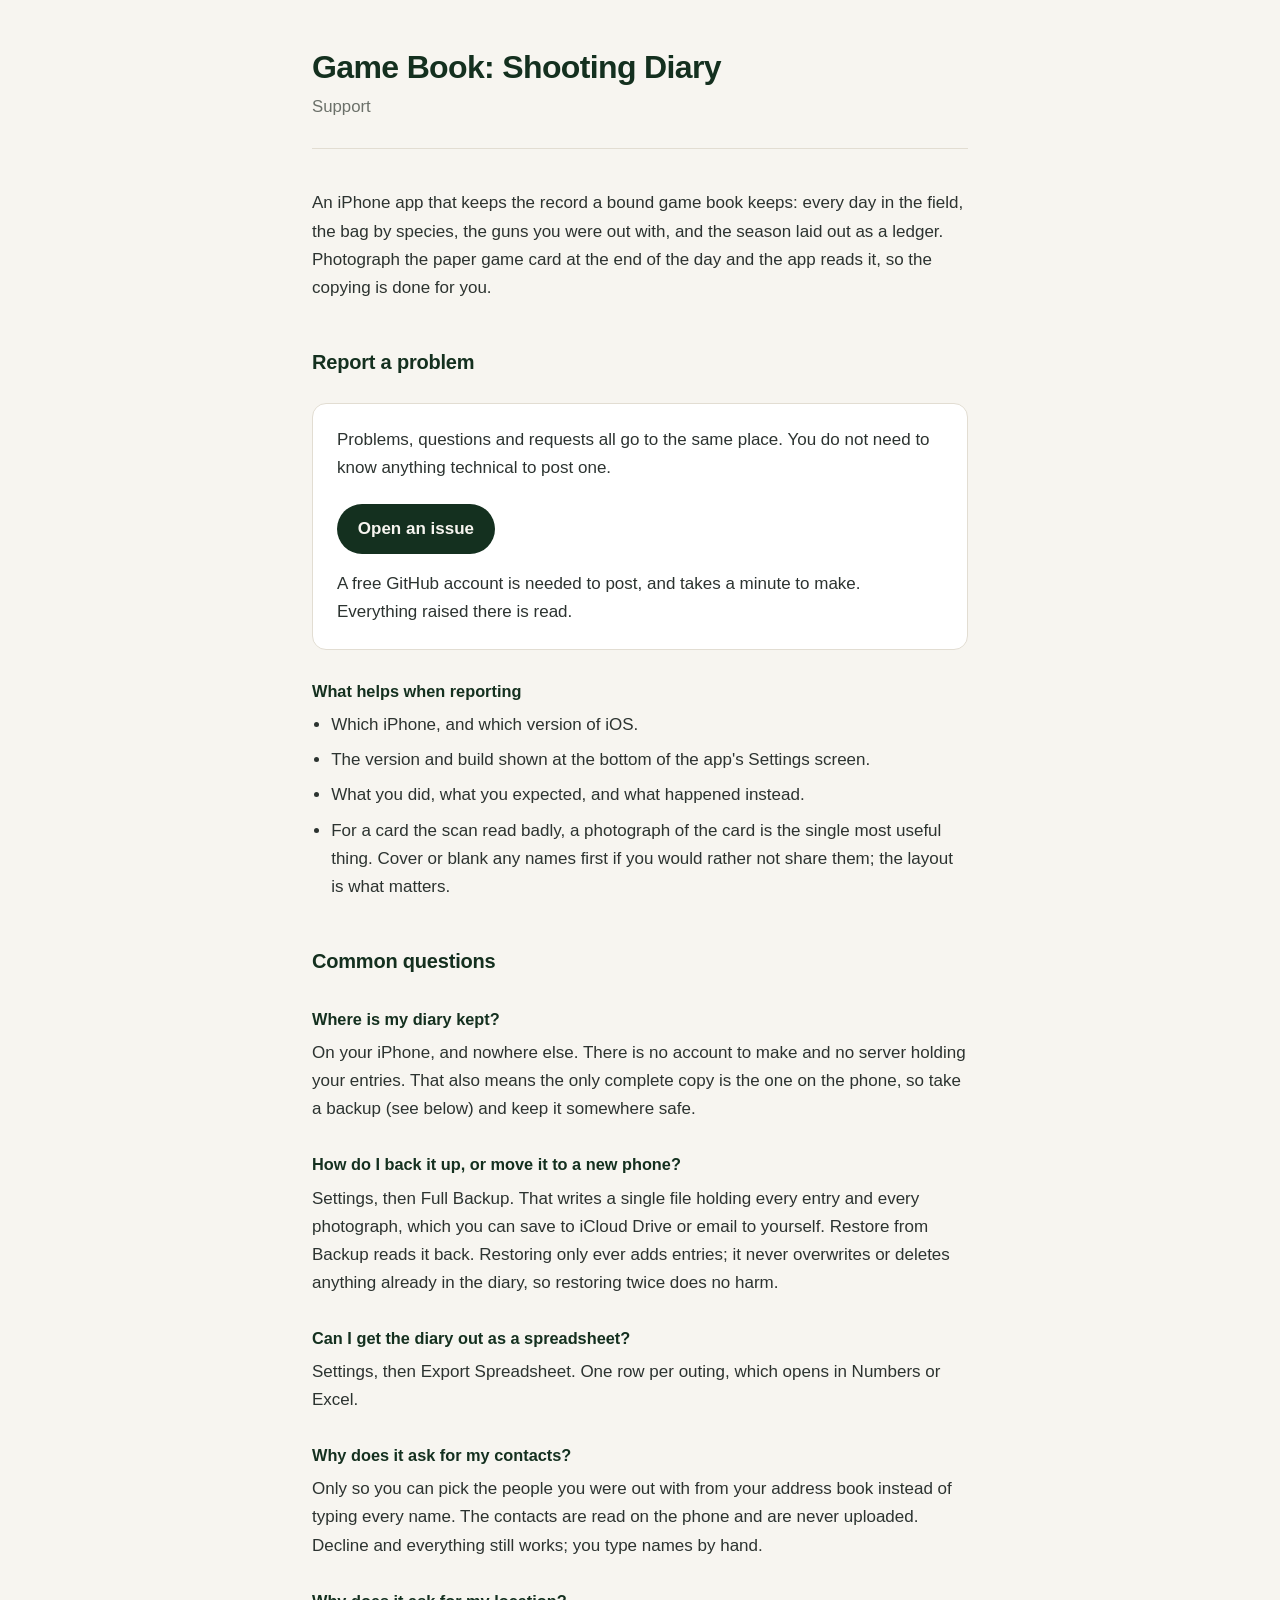
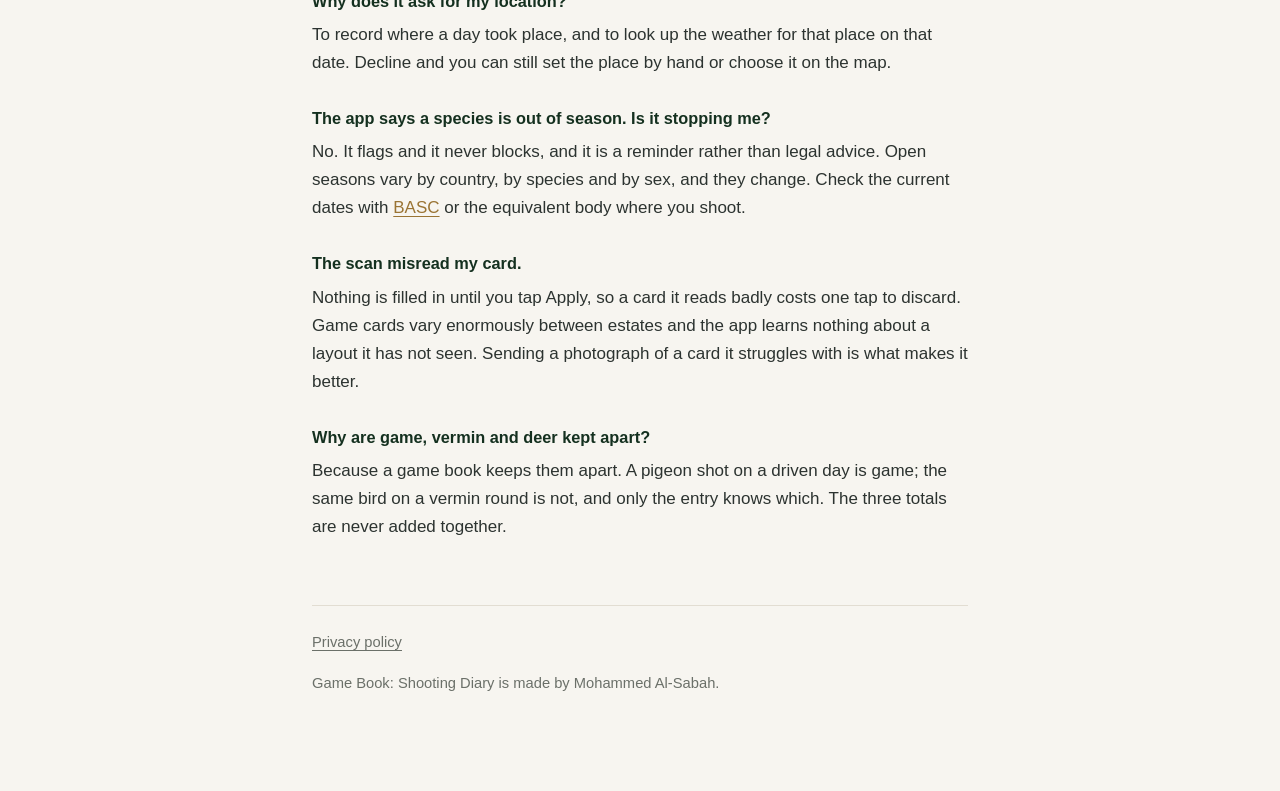
<file: index.html>
<!DOCTYPE html>
<html lang="en-GB">
<head>
<meta charset="utf-8">
<meta name="viewport" content="width=device-width, initial-scale=1">
<title>Support — Game Book: Shooting Diary</title>
<meta name="description" content="Support for Game Book: Shooting Diary, an iPhone app that keeps a season of driven shooting, stalking and vermin control.">
<link rel="stylesheet" href="style.css">
</head>
<body>
<div class="wrap">

<header>
  <h1>Game Book: Shooting Diary</h1>
  <p class="tagline">Support</p>
</header>

<p>An iPhone app that keeps the record a bound game book keeps: every day in the field, the bag by species, the guns you were out with, and the season laid out as a ledger. Photograph the paper game card at the end of the day and the app reads it, so the copying is done for you.</p>

<h2>Report a problem</h2>

<div class="card">
  <p>Problems, questions and requests all go to the same place. You do not need to know anything technical to post one.</p>
  <p><a class="action" href="https://github.com/mosabs2/gamebook/issues">Open an issue</a></p>
  <p style="margin-top:1rem">A free GitHub account is needed to post, and takes a minute to make. Everything raised there is read.</p>
</div>

<h3>What helps when reporting</h3>
<ul>
  <li>Which iPhone, and which version of iOS.</li>
  <li>The version and build shown at the bottom of the app's Settings screen.</li>
  <li>What you did, what you expected, and what happened instead.</li>
  <li>For a card the scan read badly, a photograph of the card is the single most useful thing. Cover or blank any names first if you would rather not share them; the layout is what matters.</li>
</ul>

<h2>Common questions</h2>

<h3>Where is my diary kept?</h3>
<p>On your iPhone, and nowhere else. There is no account to make and no server holding your entries. That also means the only complete copy is the one on the phone, so take a backup (see below) and keep it somewhere safe.</p>

<h3>How do I back it up, or move it to a new phone?</h3>
<p>Settings, then Full Backup. That writes a single file holding every entry and every photograph, which you can save to iCloud Drive or email to yourself. Restore from Backup reads it back. Restoring only ever adds entries; it never overwrites or deletes anything already in the diary, so restoring twice does no harm.</p>

<h3>Can I get the diary out as a spreadsheet?</h3>
<p>Settings, then Export Spreadsheet. One row per outing, which opens in Numbers or Excel.</p>

<h3>Why does it ask for my contacts?</h3>
<p>Only so you can pick the people you were out with from your address book instead of typing every name. The contacts are read on the phone and are never uploaded. Decline and everything still works; you type names by hand.</p>

<h3>Why does it ask for my location?</h3>
<p>To record where a day took place, and to look up the weather for that place on that date. Decline and you can still set the place by hand or choose it on the map.</p>

<h3>The app says a species is out of season. Is it stopping me?</h3>
<p>No. It flags and it never blocks, and it is a reminder rather than legal advice. Open seasons vary by country, by species and by sex, and they change. Check the current dates with <a href="https://basc.org.uk/shooting-seasons/">BASC</a> or the equivalent body where you shoot.</p>

<h3>The scan misread my card.</h3>
<p>Nothing is filled in until you tap Apply, so a card it reads badly costs one tap to discard. Game cards vary enormously between estates and the app learns nothing about a layout it has not seen. Sending a photograph of a card it struggles with is what makes it better.</p>

<h3>Why are game, vermin and deer kept apart?</h3>
<p>Because a game book keeps them apart. A pigeon shot on a driven day is game; the same bird on a vermin round is not, and only the entry knows which. The three totals are never added together.</p>

<footer>
  <p><a href="privacy.html">Privacy policy</a></p>
  <p>Game Book: Shooting Diary is made by Mohammed Al-Sabah.</p>
</footer>

</div>
</body>
</html>
</file>
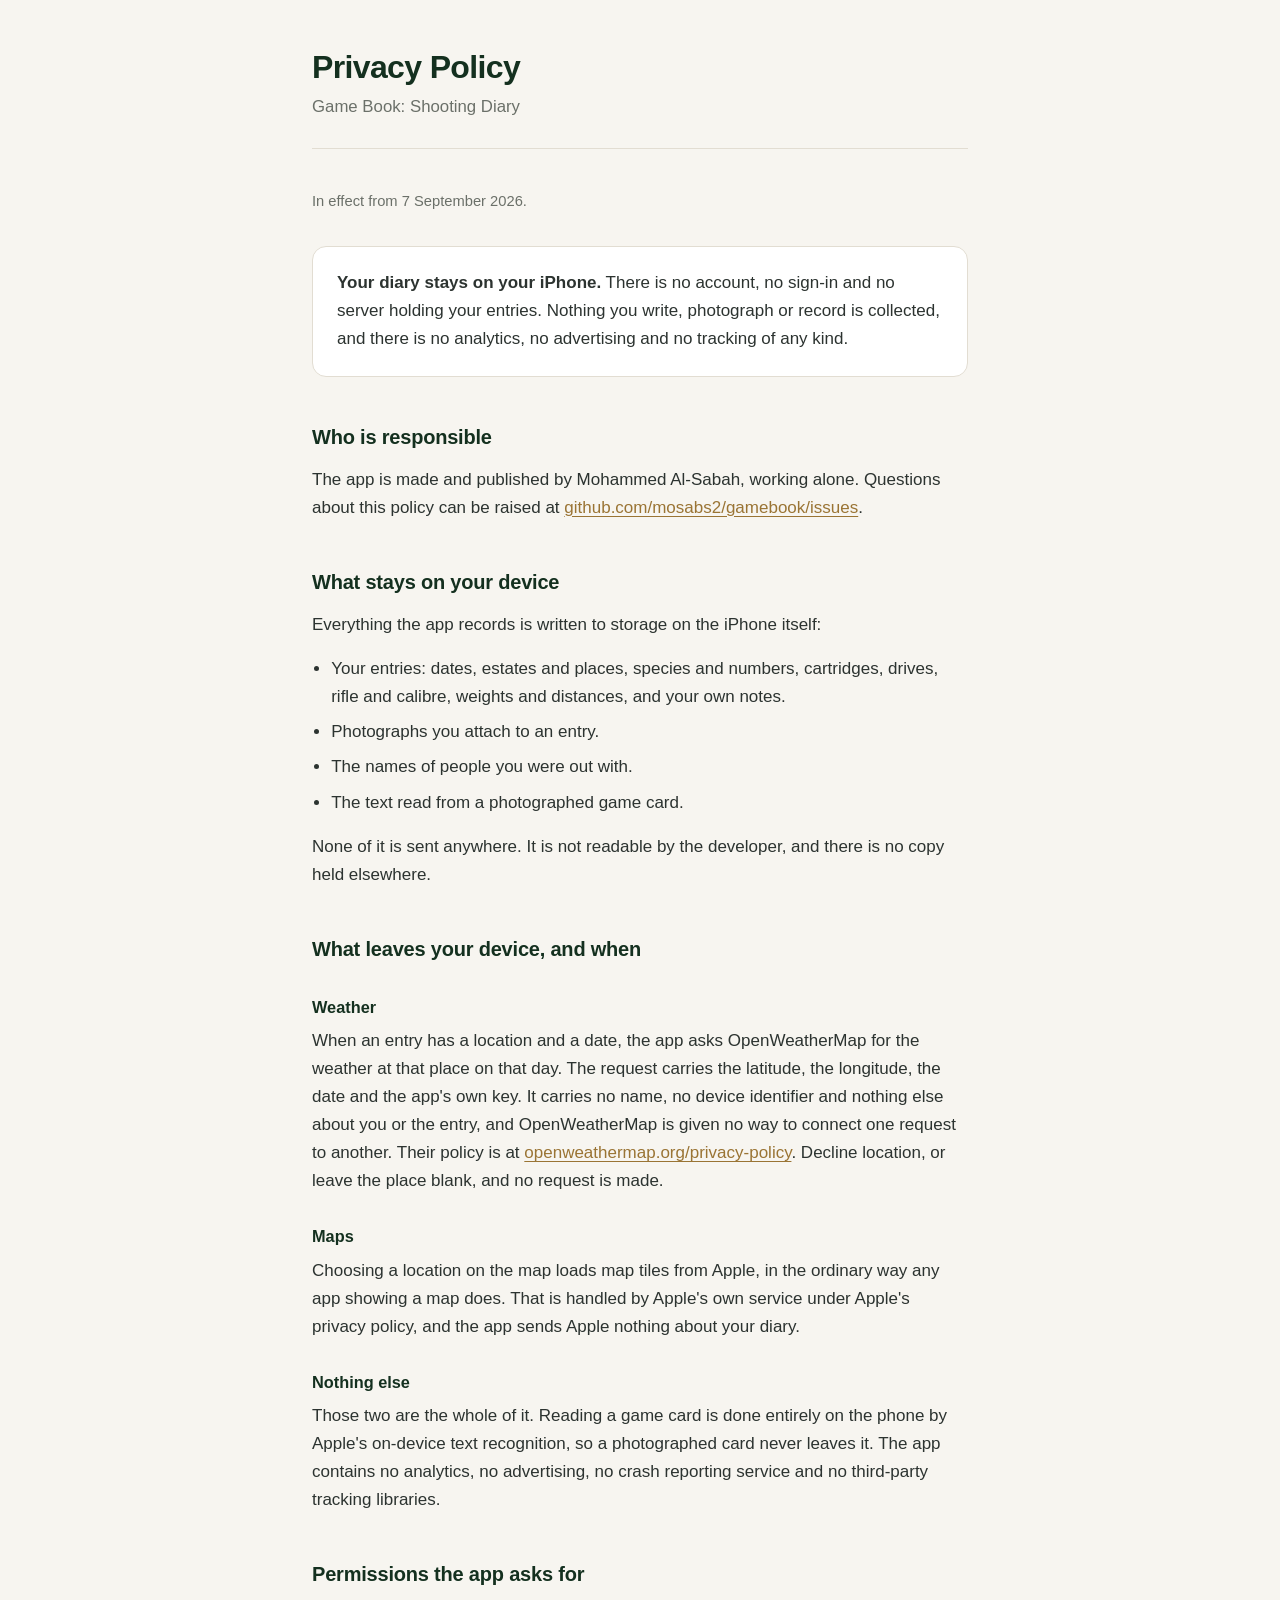
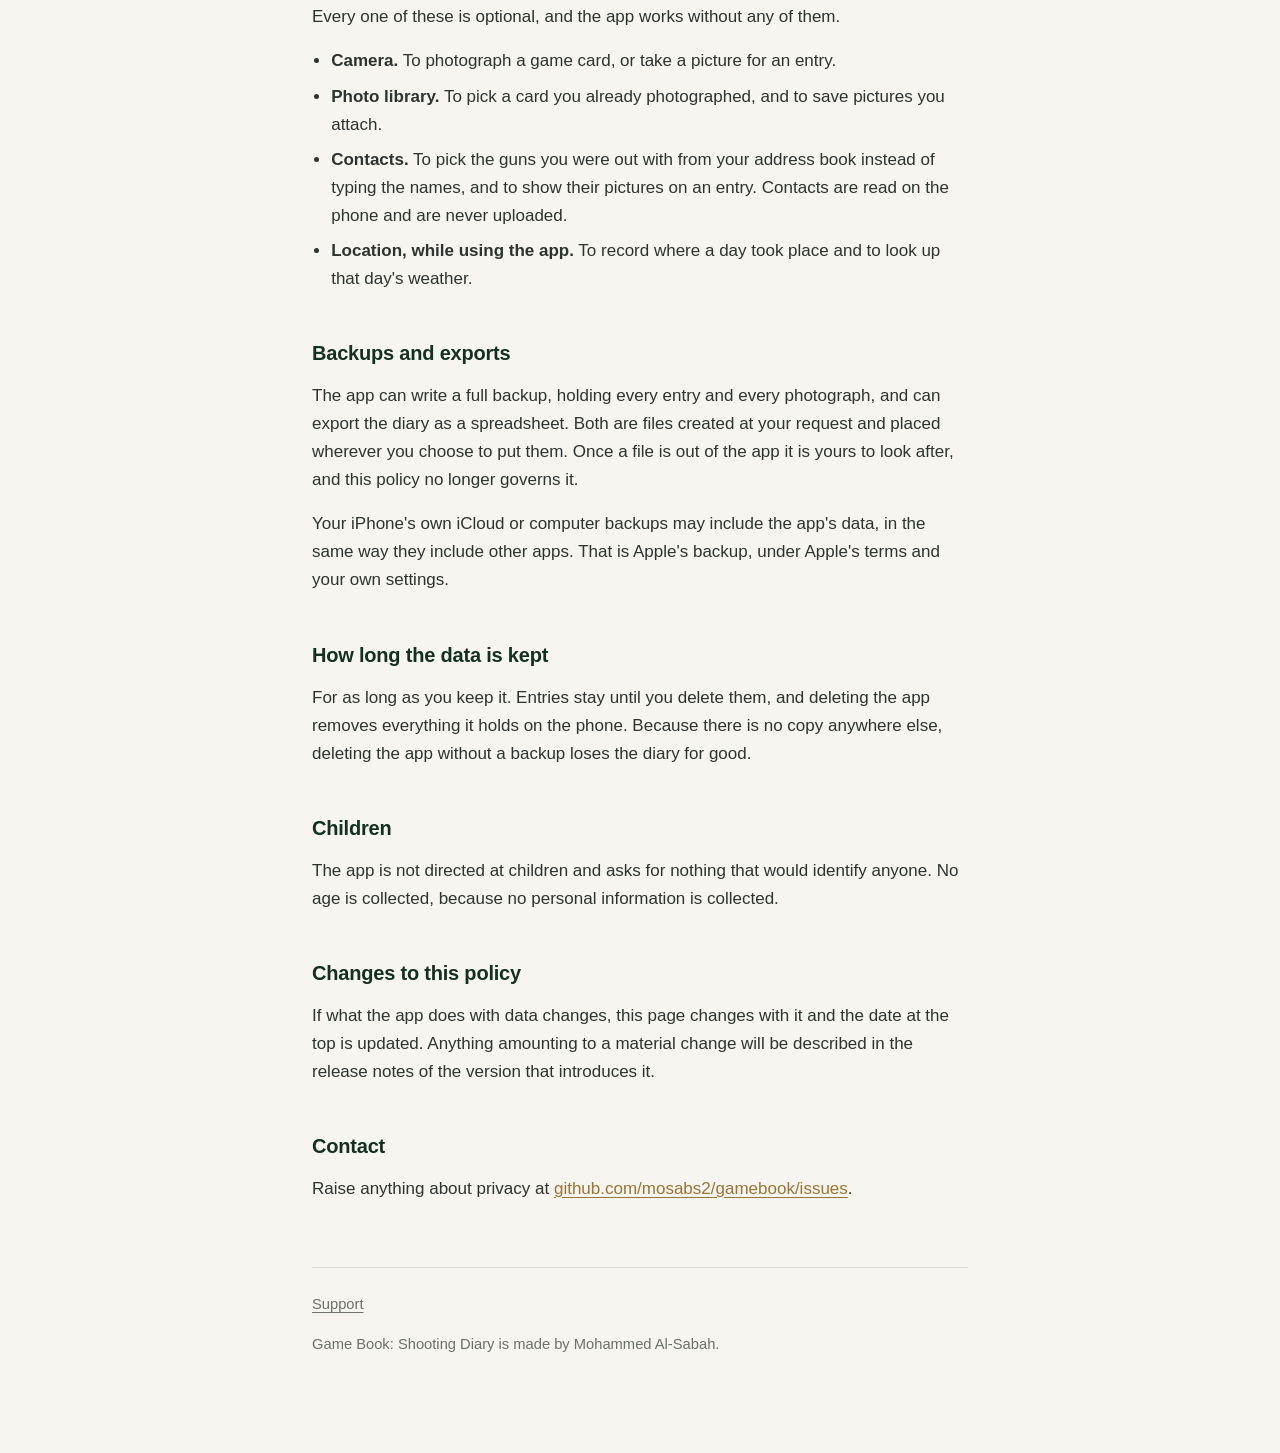
<file: privacy.html>
<!DOCTYPE html>
<html lang="en-GB">
<head>
<meta charset="utf-8">
<meta name="viewport" content="width=device-width, initial-scale=1">
<title>Privacy Policy — Game Book: Shooting Diary</title>
<meta name="description" content="Privacy policy for Game Book: Shooting Diary. Your diary stays on your iPhone. No account, no analytics, no advertising, no tracking.">
<link rel="stylesheet" href="style.css">
</head>
<body>
<div class="wrap">

<header>
  <h1>Privacy Policy</h1>
  <p class="tagline">Game Book: Shooting Diary</p>
</header>

<p class="stamp">In effect from 7 September 2026.</p>

<div class="card">
  <p><strong>Your diary stays on your iPhone.</strong> There is no account, no sign-in and no server holding your entries. Nothing you write, photograph or record is collected, and there is no analytics, no advertising and no tracking of any kind.</p>
</div>

<h2>Who is responsible</h2>
<p>The app is made and published by Mohammed Al-Sabah, working alone. Questions about this policy can be raised at <a href="https://github.com/mosabs2/gamebook/issues">github.com/mosabs2/gamebook/issues</a>.</p>

<h2>What stays on your device</h2>
<p>Everything the app records is written to storage on the iPhone itself:</p>
<ul>
  <li>Your entries: dates, estates and places, species and numbers, cartridges, drives, rifle and calibre, weights and distances, and your own notes.</li>
  <li>Photographs you attach to an entry.</li>
  <li>The names of people you were out with.</li>
  <li>The text read from a photographed game card.</li>
</ul>
<p>None of it is sent anywhere. It is not readable by the developer, and there is no copy held elsewhere.</p>

<h2>What leaves your device, and when</h2>

<h3>Weather</h3>
<p>When an entry has a location and a date, the app asks OpenWeatherMap for the weather at that place on that day. The request carries the latitude, the longitude, the date and the app's own key. It carries no name, no device identifier and nothing else about you or the entry, and OpenWeatherMap is given no way to connect one request to another. Their policy is at <a href="https://openweathermap.org/privacy-policy">openweathermap.org/privacy-policy</a>. Decline location, or leave the place blank, and no request is made.</p>

<h3>Maps</h3>
<p>Choosing a location on the map loads map tiles from Apple, in the ordinary way any app showing a map does. That is handled by Apple's own service under Apple's privacy policy, and the app sends Apple nothing about your diary.</p>

<h3>Nothing else</h3>
<p>Those two are the whole of it. Reading a game card is done entirely on the phone by Apple's on-device text recognition, so a photographed card never leaves it. The app contains no analytics, no advertising, no crash reporting service and no third-party tracking libraries.</p>

<h2>Permissions the app asks for</h2>
<p>Every one of these is optional, and the app works without any of them.</p>
<ul>
  <li><strong>Camera.</strong> To photograph a game card, or take a picture for an entry.</li>
  <li><strong>Photo library.</strong> To pick a card you already photographed, and to save pictures you attach.</li>
  <li><strong>Contacts.</strong> To pick the guns you were out with from your address book instead of typing the names, and to show their pictures on an entry. Contacts are read on the phone and are never uploaded.</li>
  <li><strong>Location, while using the app.</strong> To record where a day took place and to look up that day's weather.</li>
</ul>

<h2>Backups and exports</h2>
<p>The app can write a full backup, holding every entry and every photograph, and can export the diary as a spreadsheet. Both are files created at your request and placed wherever you choose to put them. Once a file is out of the app it is yours to look after, and this policy no longer governs it.</p>
<p>Your iPhone's own iCloud or computer backups may include the app's data, in the same way they include other apps. That is Apple's backup, under Apple's terms and your own settings.</p>

<h2>How long the data is kept</h2>
<p>For as long as you keep it. Entries stay until you delete them, and deleting the app removes everything it holds on the phone. Because there is no copy anywhere else, deleting the app without a backup loses the diary for good.</p>

<h2>Children</h2>
<p>The app is not directed at children and asks for nothing that would identify anyone. No age is collected, because no personal information is collected.</p>

<h2>Changes to this policy</h2>
<p>If what the app does with data changes, this page changes with it and the date at the top is updated. Anything amounting to a material change will be described in the release notes of the version that introduces it.</p>

<h2>Contact</h2>
<p>Raise anything about privacy at <a href="https://github.com/mosabs2/gamebook/issues">github.com/mosabs2/gamebook/issues</a>.</p>

<footer>
  <p><a href="index.html">Support</a></p>
  <p>Game Book: Shooting Diary is made by Mohammed Al-Sabah.</p>
</footer>

</div>
</body>
</html>
</file>
<file: style.css>
:root {
  --ink: #14301f;
  --body: #2c3330;
  --muted: #6b7069;
  --gold: #9a7434;
  --ground: #f7f5f0;
  --card: #ffffff;
  --rule: #e2ddd2;
}

@media (prefers-color-scheme: dark) {
  :root {
    --ink: #e8ede8;
    --body: #c9d0ca;
    --muted: #9aa39c;
    --gold: #c9a45f;
    --ground: #141815;
    --card: #1c211d;
    --rule: #2d332e;
  }
}

* { box-sizing: border-box; }

body {
  margin: 0;
  background: var(--ground);
  color: var(--body);
  font: 17px/1.65 -apple-system, BlinkMacSystemFont, "Segoe UI", Roboto, Helvetica, Arial, sans-serif;
  -webkit-text-size-adjust: 100%;
}

.wrap {
  max-width: 44rem;
  margin: 0 auto;
  padding: 3rem 1.5rem 5rem;
}

header {
  border-bottom: 1px solid var(--rule);
  padding-bottom: 1.75rem;
  margin-bottom: 2.5rem;
}

h1 {
  color: var(--ink);
  font-size: 2rem;
  line-height: 1.2;
  letter-spacing: -0.02em;
  margin: 0 0 0.4rem;
}

.tagline {
  color: var(--muted);
  margin: 0;
  font-size: 1.05rem;
}

h2 {
  color: var(--ink);
  font-size: 1.25rem;
  letter-spacing: -0.01em;
  margin: 2.75rem 0 0.75rem;
}

h3 {
  color: var(--ink);
  font-size: 1.02rem;
  margin: 1.75rem 0 0.4rem;
}

p { margin: 0 0 1rem; }

a { color: var(--gold); text-underline-offset: 3px; }
a:hover { color: var(--ink); }

ul { padding-left: 1.2rem; margin: 0 0 1rem; }
li { margin-bottom: 0.45rem; }

.card {
  background: var(--card);
  border: 1px solid var(--rule);
  border-radius: 14px;
  padding: 1.4rem 1.5rem;
  margin: 1.5rem 0;
}

.card p:last-child, .card ul:last-child { margin-bottom: 0; }

.action {
  display: inline-block;
  background: var(--ink);
  color: var(--ground);
  text-decoration: none;
  font-weight: 600;
  padding: 0.7rem 1.3rem;
  border-radius: 999px;
  margin-top: 0.35rem;
}

.action:hover { color: var(--ground); opacity: 0.88; }

.stamp {
  color: var(--muted);
  font-size: 0.92rem;
  margin: 0 0 2rem;
}

footer {
  border-top: 1px solid var(--rule);
  margin-top: 4rem;
  padding-top: 1.5rem;
  color: var(--muted);
  font-size: 0.92rem;
}

footer a { color: var(--muted); }
footer a:hover { color: var(--ink); }
</file>
